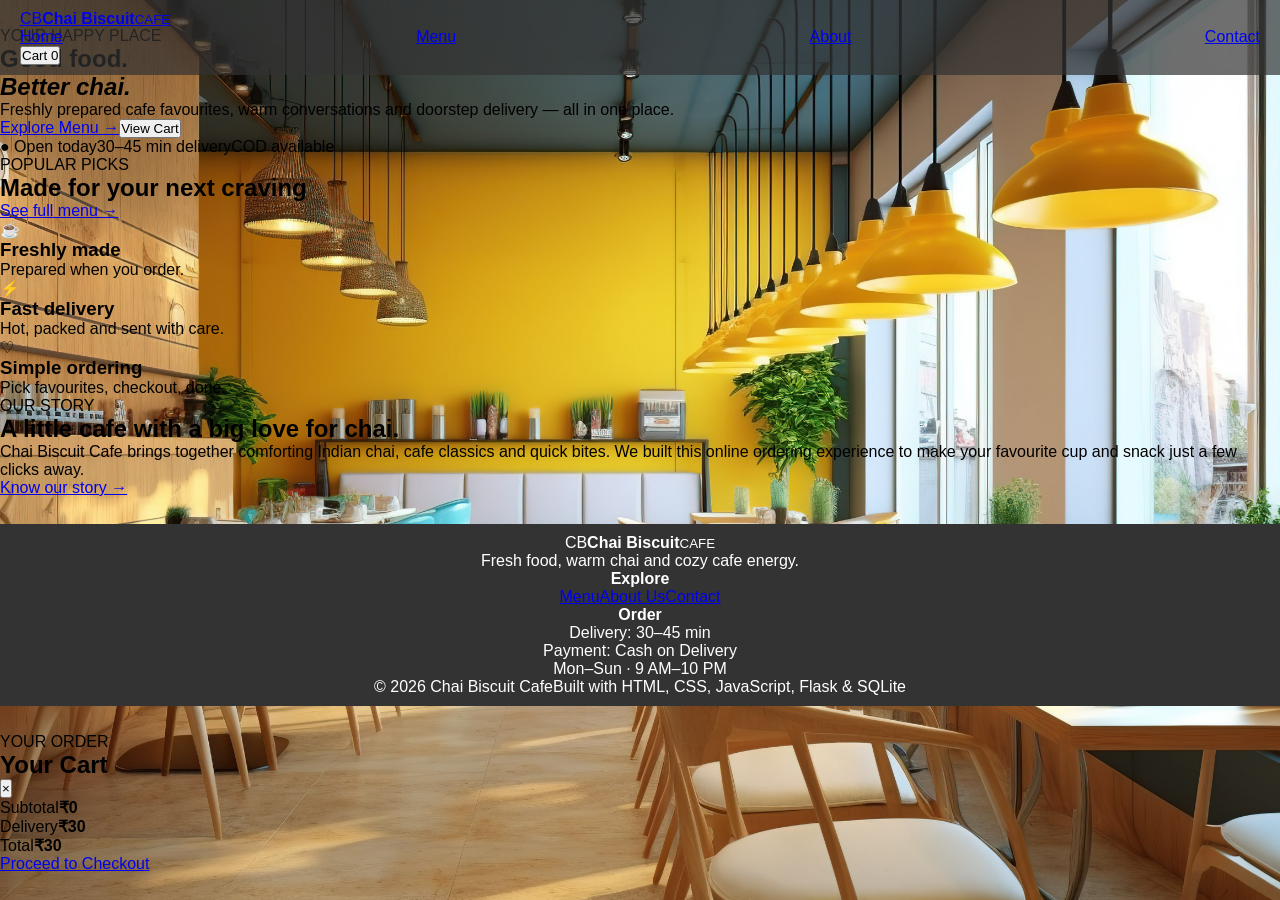
<file: index.html>
<!DOCTYPE html>
<html lang="en"><head><meta charset="UTF-8"><meta name="viewport" content="width=device-width,initial-scale=1.0"><meta name="description" content="Chai Biscuit Cafe - fresh food, chai and cafe favourites."><title>Chai Biscuit Cafe | Fresh. Cozy. Delivered.</title><link rel="preconnect" href="https://fonts.googleapis.com"><link rel="preconnect" href="https://fonts.gstatic.com" crossorigin><link href="https://fonts.googleapis.com/css2?family=DM+Sans:wght@400;500;600;700&family=Playfair+Display:wght@600;700&display=swap" rel="stylesheet"><link rel="stylesheet" href="style.css"></head>
<body><div id="toast" class="toast"></div>
<header class="site-header"><div class="container nav-wrap"><a class="brand" href="/"><span class="brand-mark">CB</span><span><strong>Chai Biscuit</strong><small>CAFE</small></span></a><nav class="desktop-nav"><a class="active" href="/">Home</a><a href="/menu">Menu</a><a href="/about">About</a><a href="/contact">Contact</a></nav><button class="cart-button" data-cart-open>Cart <span id="cart-count" class="cart-count">0</span></button></div></header>
<main><section class="hero"><div class="hero-overlay"></div><div class="container hero-content"><span class="eyebrow">YOUR HAPPY PLACE</span><h1>Good food.<br><em>Better chai.</em></h1><p>Freshly prepared cafe favourites, warm conversations and doorstep delivery — all in one place.</p><div class="hero-actions"><a class="btn btn-primary" href="/menu">Explore Menu <span>→</span></a><button class="btn btn-ghost light" data-cart-open>View Cart</button></div><div class="hero-meta"><span>● Open today</span><span>30–45 min delivery</span><span>COD available</span></div></div></section>
<section class="section section-soft"><div class="container"><div class="section-heading"><div><span class="eyebrow">POPULAR PICKS</span><h2>Made for your next craving</h2></div><a class="text-link" href="/menu">See full menu →</a></div><div id="featured-menu" class="food-grid"></div></div></section>
<section class="section"><div class="container feature-strip"><div><span class="feature-icon">☕</span><h3>Freshly made</h3><p>Prepared when you order.</p></div><div><span class="feature-icon">⚡</span><h3>Fast delivery</h3><p>Hot, packed and sent with care.</p></div><div><span class="feature-icon">♡</span><h3>Simple ordering</h3><p>Pick favourites, checkout, done.</p></div></div></section>
<section class="section story-preview"><div class="container two-col"><div class="story-card-image"></div><div class="story-copy"><span class="eyebrow">OUR STORY</span><h2>A little cafe with a big love for chai.</h2><p>Chai Biscuit Cafe brings together comforting Indian chai, cafe classics and quick bites. We built this online ordering experience to make your favourite cup and snack just a few clicks away.</p><a class="text-link" href="/about">Know our story →</a></div></div></section></main>
<footer class="site-footer"><div class="container footer-grid"><div><div class="brand brand-footer"><span class="brand-mark">CB</span><span><strong>Chai Biscuit</strong><small>CAFE</small></span></div><p>Fresh food, warm chai and cozy cafe energy.</p></div><div><h4>Explore</h4><a href="/menu">Menu</a><a href="/about">About Us</a><a href="/contact">Contact</a></div><div><h4>Order</h4><p>Delivery: 30–45 min</p><p>Payment: Cash on Delivery</p><p>Mon–Sun · 9 AM–10 PM</p></div></div><div class="container footer-bottom"><span>© 2026 Chai Biscuit Cafe</span><span>Built with HTML, CSS, JavaScript, Flask & SQLite</span></div></footer>
<aside id="cart-drawer" class="cart-drawer" aria-hidden="true"><div class="cart-panel"><div class="cart-head"><div><span class="eyebrow">YOUR ORDER</span><h2>Your Cart</h2></div><button class="icon-btn" data-cart-close>×</button></div><div id="cart-items" class="cart-items"></div><div class="cart-summary"><div><span>Subtotal</span><strong id="cart-subtotal">₹0</strong></div><div><span>Delivery</span><strong id="cart-delivery">₹30</strong></div><div class="total-row"><span>Total</span><strong id="cart-total">₹30</strong></div><a class="btn btn-primary full" href="/checkout">Proceed to Checkout</a></div></div></aside><div class="drawer-backdrop" data-cart-close></div><script src="script.js"></script></body></html>
</file>
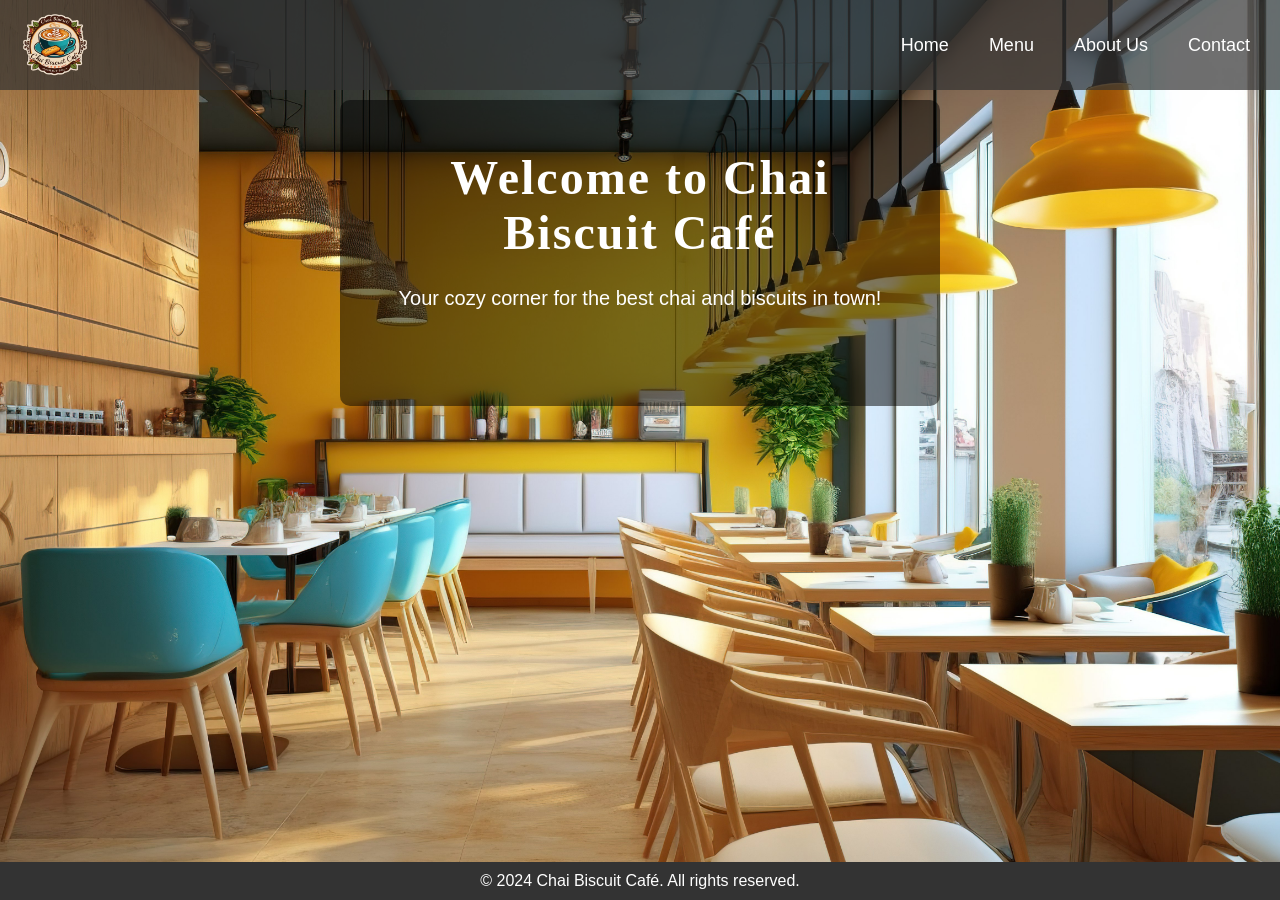
<file: project/index.html>
<!DOCTYPE html>
<html lang="en">
<head>
    <meta charset="UTF-8">
    <meta name="viewport" content="width=device-width, initial-scale=1.0">
    <title>Chai Biscuit Café</title>
    <link rel="stylesheet" href="style.css">

</head>
<body>
    <header>
        <nav>
            <img src="images/Logo-removebg-preview.png" alt="logo" class="logo">
            <ul>
                <li><a href="index.html">Home</a></li>
                <li><a href="menu.html">Menu</a></li>
                <li><a href="about.html">About Us</a></li>
                <li><a href="contact.html">Contact</a></li>
            </ul>
        </nav>
    </header>
    
    <section id="home">
        <h1>Welcome to Chai Biscuit Café</h1>
        <p>Your cozy corner for the best chai and biscuits in town!</p>
    </section>

    <footer>
        <p>&copy; 2024 Chai Biscuit Café. All rights reserved.</p>
    </footer>
</body>
</html>
</file>
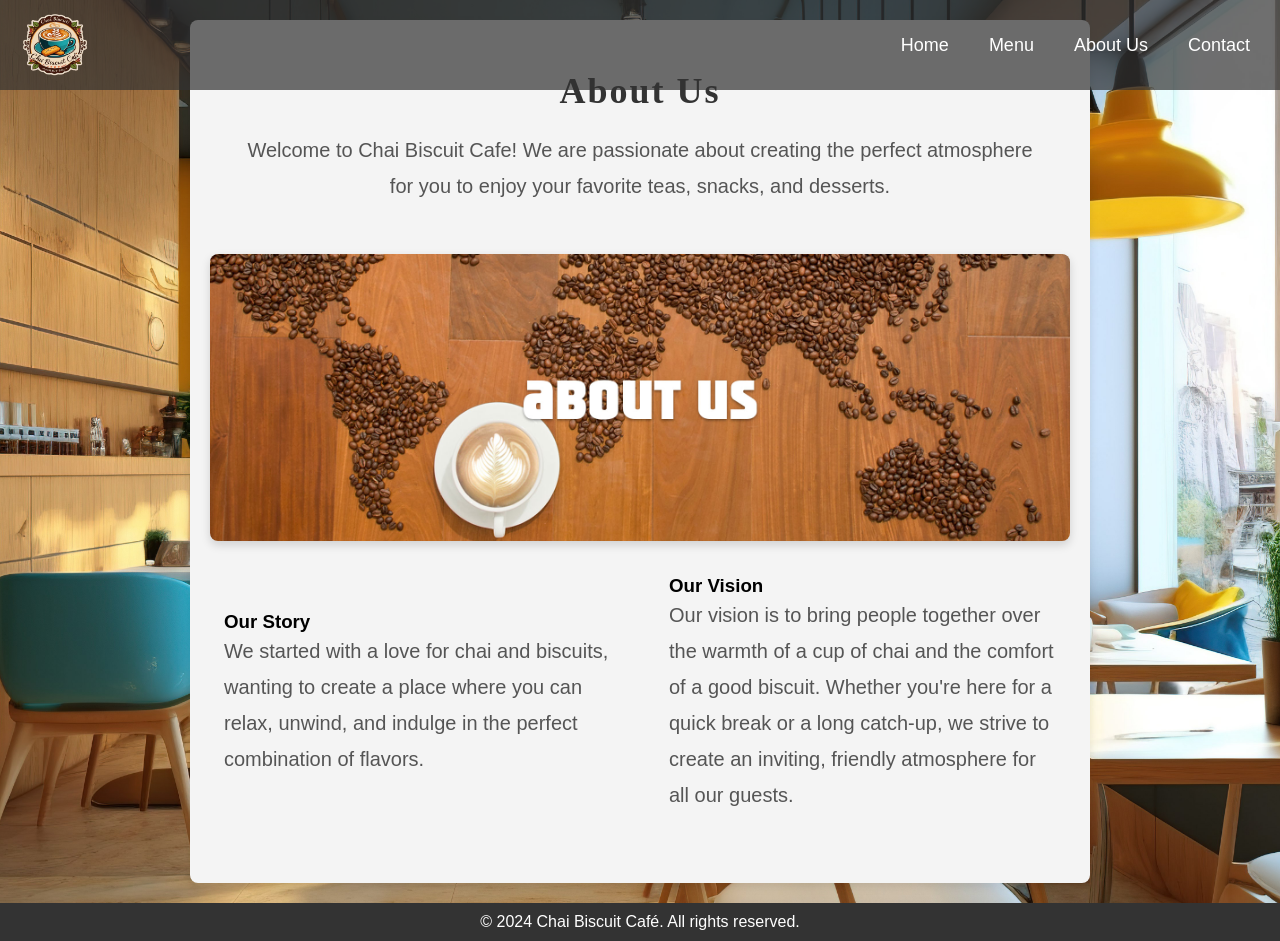
<file: about.html>
<!DOCTYPE html>
<html lang="en" class="about-page">
<head>
    <meta charset="UTF-8">
    <meta name="viewport" content="width=device-width, initial-scale=1.0">
    <title>About Us - Chai Biscuit Café</title>
    <link rel="stylesheet" href="style.css">
</head>
<body class="about-page">
    <header>
        <nav>
            <img src="images/Logo-removebg-preview.png" alt="logo" class="logo">
            <ul>
                <li><a href="index.html">Home</a></li>
                <li><a href="menu.html">Menu</a></li>
                <li><a href="about.html">About Us</a></li>
                <li><a href="contact.html">Contact</a></li>
            </ul>
        </nav>
    </header>
    
    <!-- About Section -->
    <section id="about">
        <h2>About Us</h2>
        <p>Welcome to Chai Biscuit Cafe! We are passionate about creating the perfect atmosphere for you to enjoy your favorite teas, snacks, and desserts.</p>
        <img src="images/About-Us.jpg" alt="About Us Image" class="about-image">
        <div class="about-container">
            <div>
                <h3>Our Story</h3>
                <p>We started with a love for chai and biscuits, wanting to create a place where you can relax, unwind, and indulge in the perfect combination of flavors.</p>
            </div>
            <div>
                <h3>Our Vision</h3>
                <p>Our vision is to bring people together over the warmth of a cup of chai and the comfort of a good biscuit. Whether you're here for a quick break or a long catch-up, we strive to create an inviting, friendly atmosphere for all our guests.</p>
            </div>
        </div>
    </section>
    

    <footer>
        <p>&copy; 2024 Chai Biscuit Café. All rights reserved.</p>
    </footer>
</body>
</html>
</file>
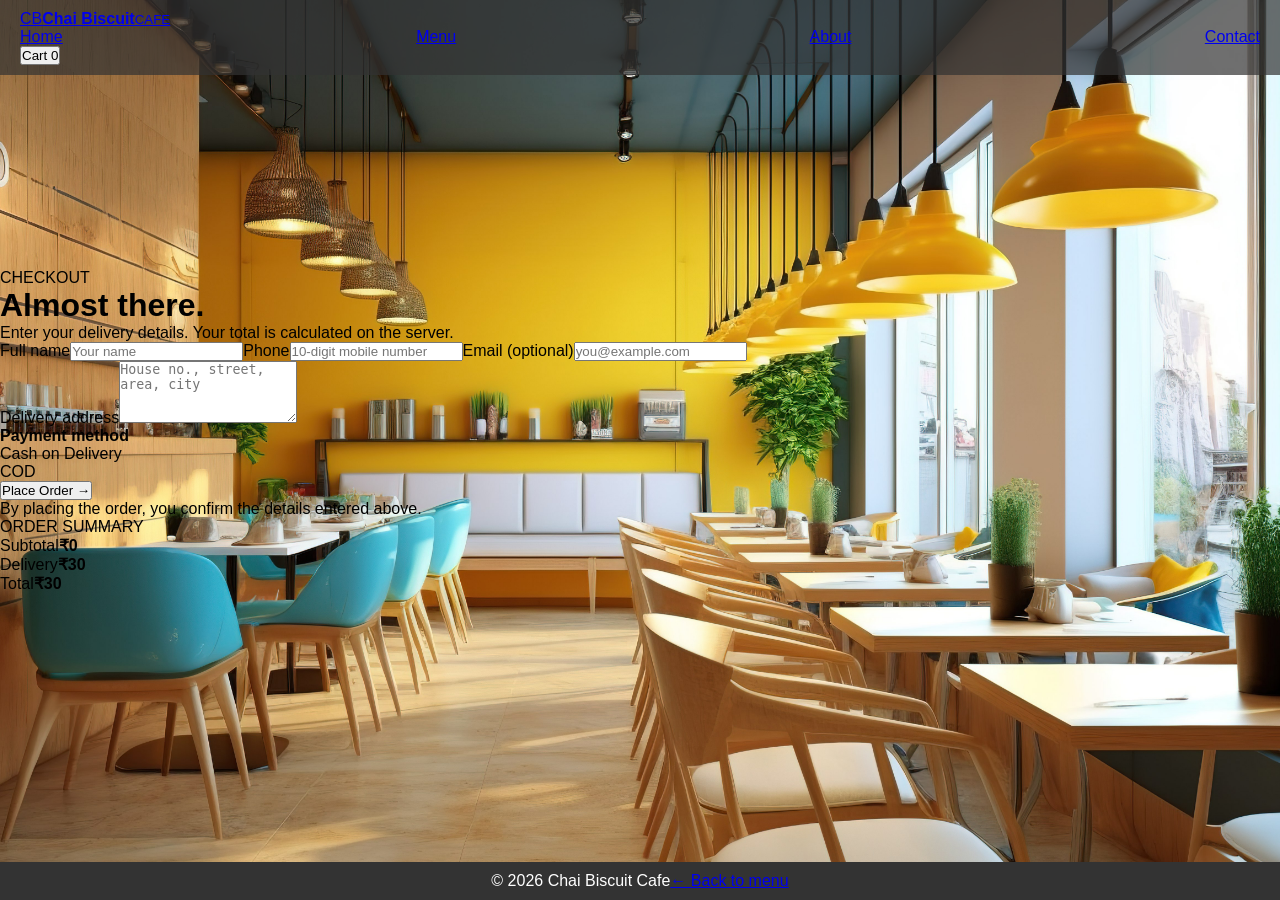
<file: checkout.html>
<!DOCTYPE html><html lang="en"><head><meta charset="UTF-8"><meta name="viewport" content="width=device-width,initial-scale=1.0"><title>Checkout | Chai Biscuit Cafe</title><link rel="preconnect" href="https://fonts.googleapis.com"><link rel="preconnect" href="https://fonts.gstatic.com" crossorigin><link href="https://fonts.googleapis.com/css2?family=DM+Sans:wght@400;500;600;700&family=Playfair+Display:wght@600;700&display=swap" rel="stylesheet"><link rel="stylesheet" href="style.css"></head><body><div id="toast" class="toast"></div><header class="site-header"><div class="container nav-wrap"><a class="brand" href="/"><span class="brand-mark">CB</span><span><strong>Chai Biscuit</strong><small>CAFE</small></span></a><nav class="desktop-nav"><a href="/">Home</a><a href="/menu">Menu</a><a href="/about">About</a><a href="/contact">Contact</a></nav><button class="cart-button" data-cart-open>Cart <span id="cart-count" class="cart-count">0</span></button></div></header><main class="section checkout-page"><div class="container checkout-layout"><div><span class="eyebrow">CHECKOUT</span><h1>Almost there.</h1><p class="muted">Enter your delivery details. Your total is calculated on the server.</p><form id="checkout-form" class="form-card"><div class="form-grid"><label>Full name<input name="customer_name" required placeholder="Your name"></label><label>Phone<input name="phone" inputmode="numeric" maxlength="10" minlength="10" required placeholder="10-digit mobile number"></label><label>Email <span class="optional">(optional)</span><input type="email" name="email" placeholder="you@example.com"></label></div><label>Delivery address<textarea name="address" rows="4" required placeholder="House no., street, area, city"></textarea></label><div class="payment-box"><div><strong>Payment method</strong><p>Cash on Delivery</p></div><span class="payment-pill">COD</span></div><button class="btn btn-primary full" type="submit">Place Order <span>→</span></button><p class="form-note">By placing the order, you confirm the details entered above.</p></form><div id="order-success" class="success-card hidden"></div></div><aside class="summary-card"><span class="eyebrow">ORDER SUMMARY</span><div id="checkout-items" class="checkout-items"></div><div class="summary-lines"><div><span>Subtotal</span><strong id="checkout-subtotal">₹0</strong></div><div><span>Delivery</span><strong id="checkout-delivery">₹30</strong></div><div class="total-row"><span>Total</span><strong id="checkout-total">₹30</strong></div></div></aside></div></main><footer class="site-footer"><div class="container footer-bottom"><span>© 2026 Chai Biscuit Cafe</span><a href="/menu">← Back to menu</a></div></footer><script src="script.js"></script></body></html>
</file>
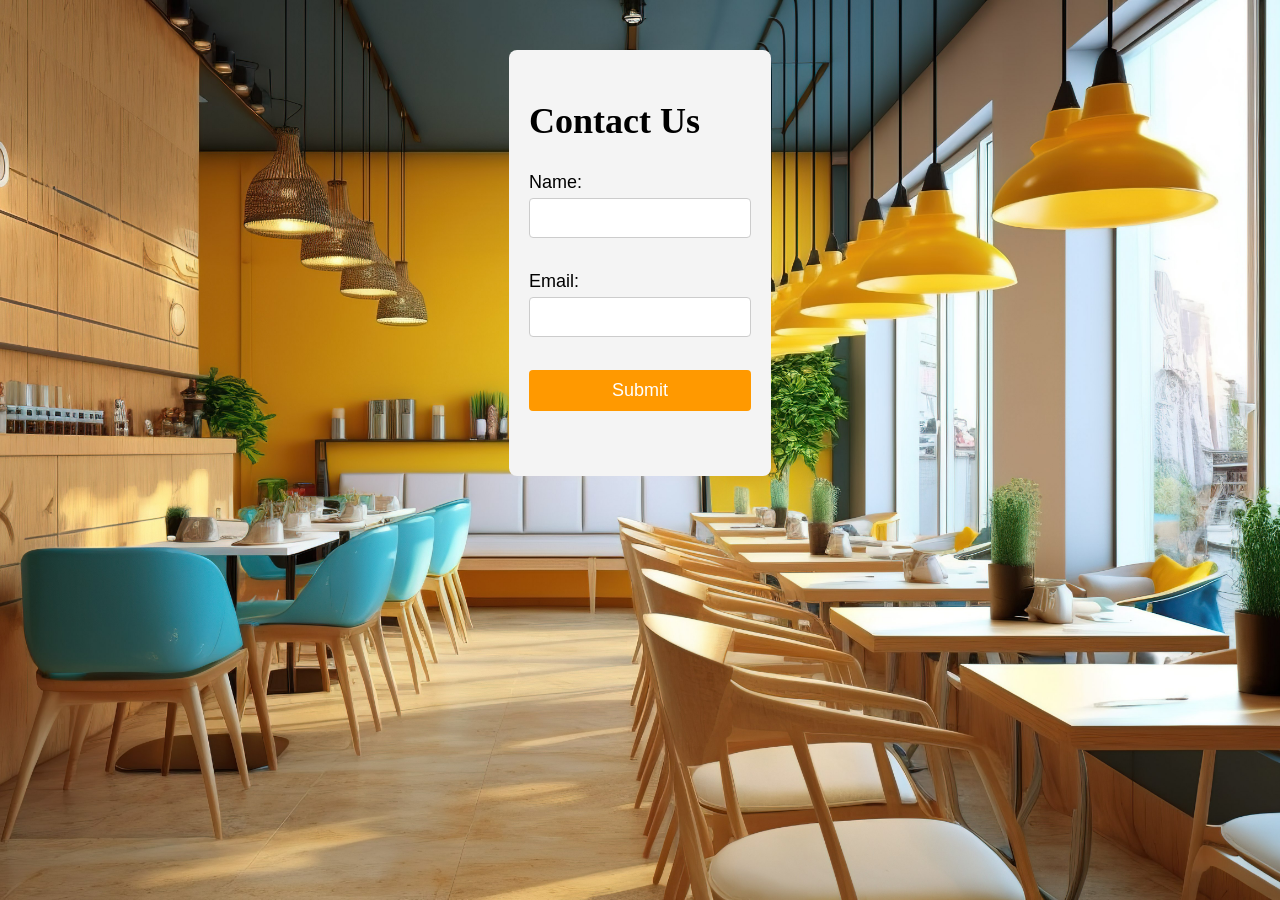
<file: contact.html>
<!DOCTYPE html>
<html lang="en">
<head>
    <meta charset="UTF-8">
    <meta name="viewport" content="width=device-width, initial-scale=1.0">
    <title>Contact Us - Chai Biscuit Café</title>
    <link rel="stylesheet" href="style.css">
</head>
<body>
    <section id="contact">
        <h2>Contact Us</h2>
        <form id="contactForm">
            <label for="name">Name:</label>
            <input type="text" id="name" name="name" required><br>
            <label for="email">Email:</label>
            <input type="email" id="email" name="email" required><br>
            <button type="submit">Submit</button>
        </form>
        <p id="formMessage"></p>
    </section> 
</body>
</html>
</file>
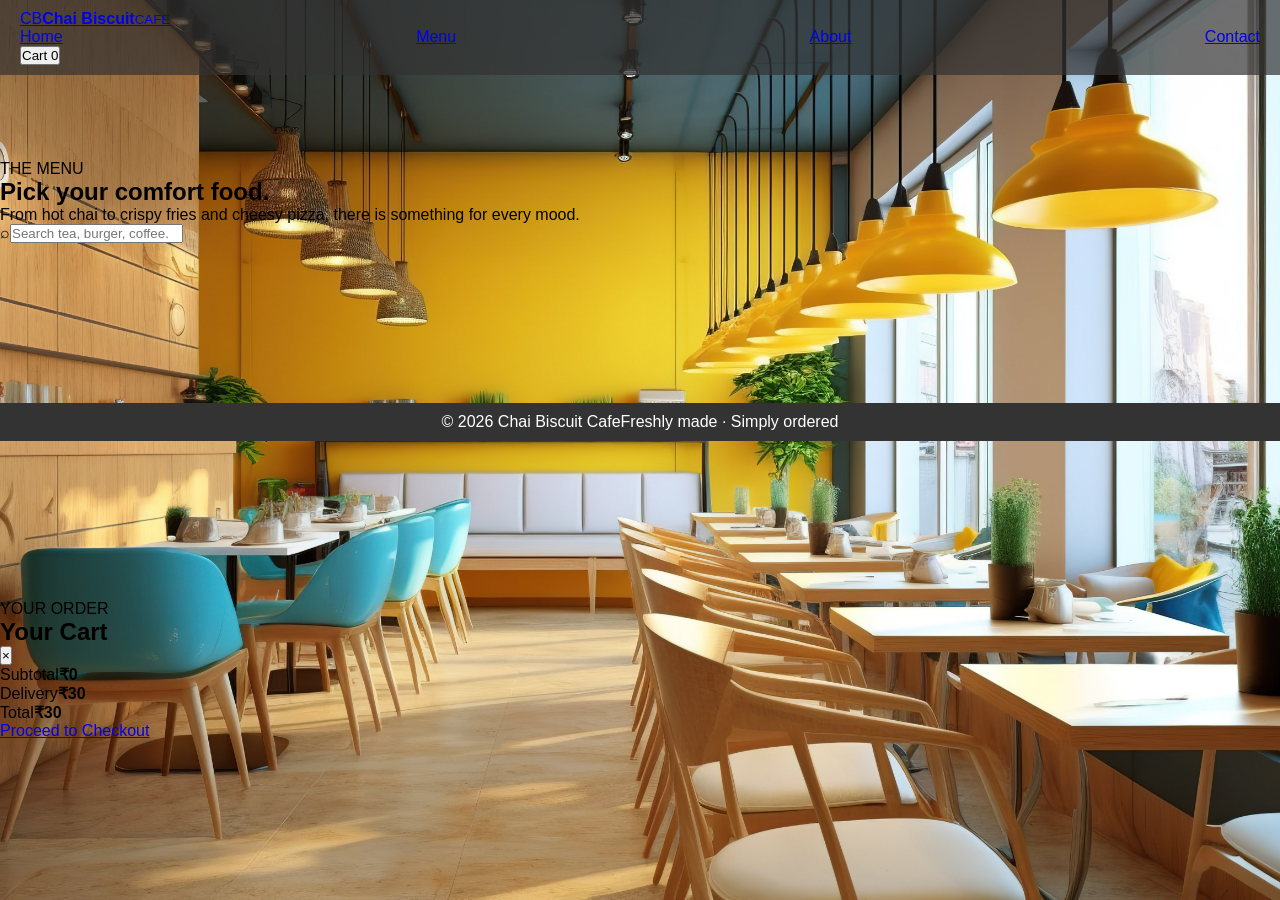
<file: menu.html>
<!DOCTYPE html><html lang="en"><head><meta charset="UTF-8"><meta name="viewport" content="width=device-width,initial-scale=1.0"><title>Menu | Chai Biscuit Cafe</title><link rel="preconnect" href="https://fonts.googleapis.com"><link rel="preconnect" href="https://fonts.gstatic.com" crossorigin><link href="https://fonts.googleapis.com/css2?family=DM+Sans:wght@400;500;600;700&family=Playfair+Display:wght@600;700&display=swap" rel="stylesheet"><link rel="stylesheet" href="style.css"></head><body><div id="toast" class="toast"></div><header class="site-header"><div class="container nav-wrap"><a class="brand" href="/"><span class="brand-mark">CB</span><span><strong>Chai Biscuit</strong><small>CAFE</small></span></a><nav class="desktop-nav"><a href="/">Home</a><a class="active" href="/menu">Menu</a><a href="/about">About</a><a href="/contact">Contact</a></nav><button class="cart-button" data-cart-open>Cart <span id="cart-count" class="cart-count">0</span></button></div></header><main><section class="page-hero"><div class="container"><span class="eyebrow">THE MENU</span><h1>Pick your comfort food.</h1><p>From hot chai to crispy fries and cheesy pizza, there is something for every mood.</p></div></section><section class="section"><div class="container"><div class="menu-tools"><div class="search-box"><span>⌕</span><input id="menu-search" type="search" placeholder="Search tea, burger, coffee..."></div><div id="category-filters" class="filter-row"></div></div><div id="menu-grid" class="food-grid menu-grid"></div></div></section></main><footer class="site-footer"><div class="container footer-bottom"><span>© 2026 Chai Biscuit Cafe</span><span>Freshly made · Simply ordered</span></div></footer><aside id="cart-drawer" class="cart-drawer" aria-hidden="true"><div class="cart-panel"><div class="cart-head"><div><span class="eyebrow">YOUR ORDER</span><h2>Your Cart</h2></div><button class="icon-btn" data-cart-close>×</button></div><div id="cart-items" class="cart-items"></div><div class="cart-summary"><div><span>Subtotal</span><strong id="cart-subtotal">₹0</strong></div><div><span>Delivery</span><strong id="cart-delivery">₹30</strong></div><div class="total-row"><span>Total</span><strong id="cart-total">₹30</strong></div><a class="btn btn-primary full" href="/checkout">Proceed to Checkout</a></div></div></aside><div class="drawer-backdrop" data-cart-close></div><script src="script.js"></script></body></html>
</file>
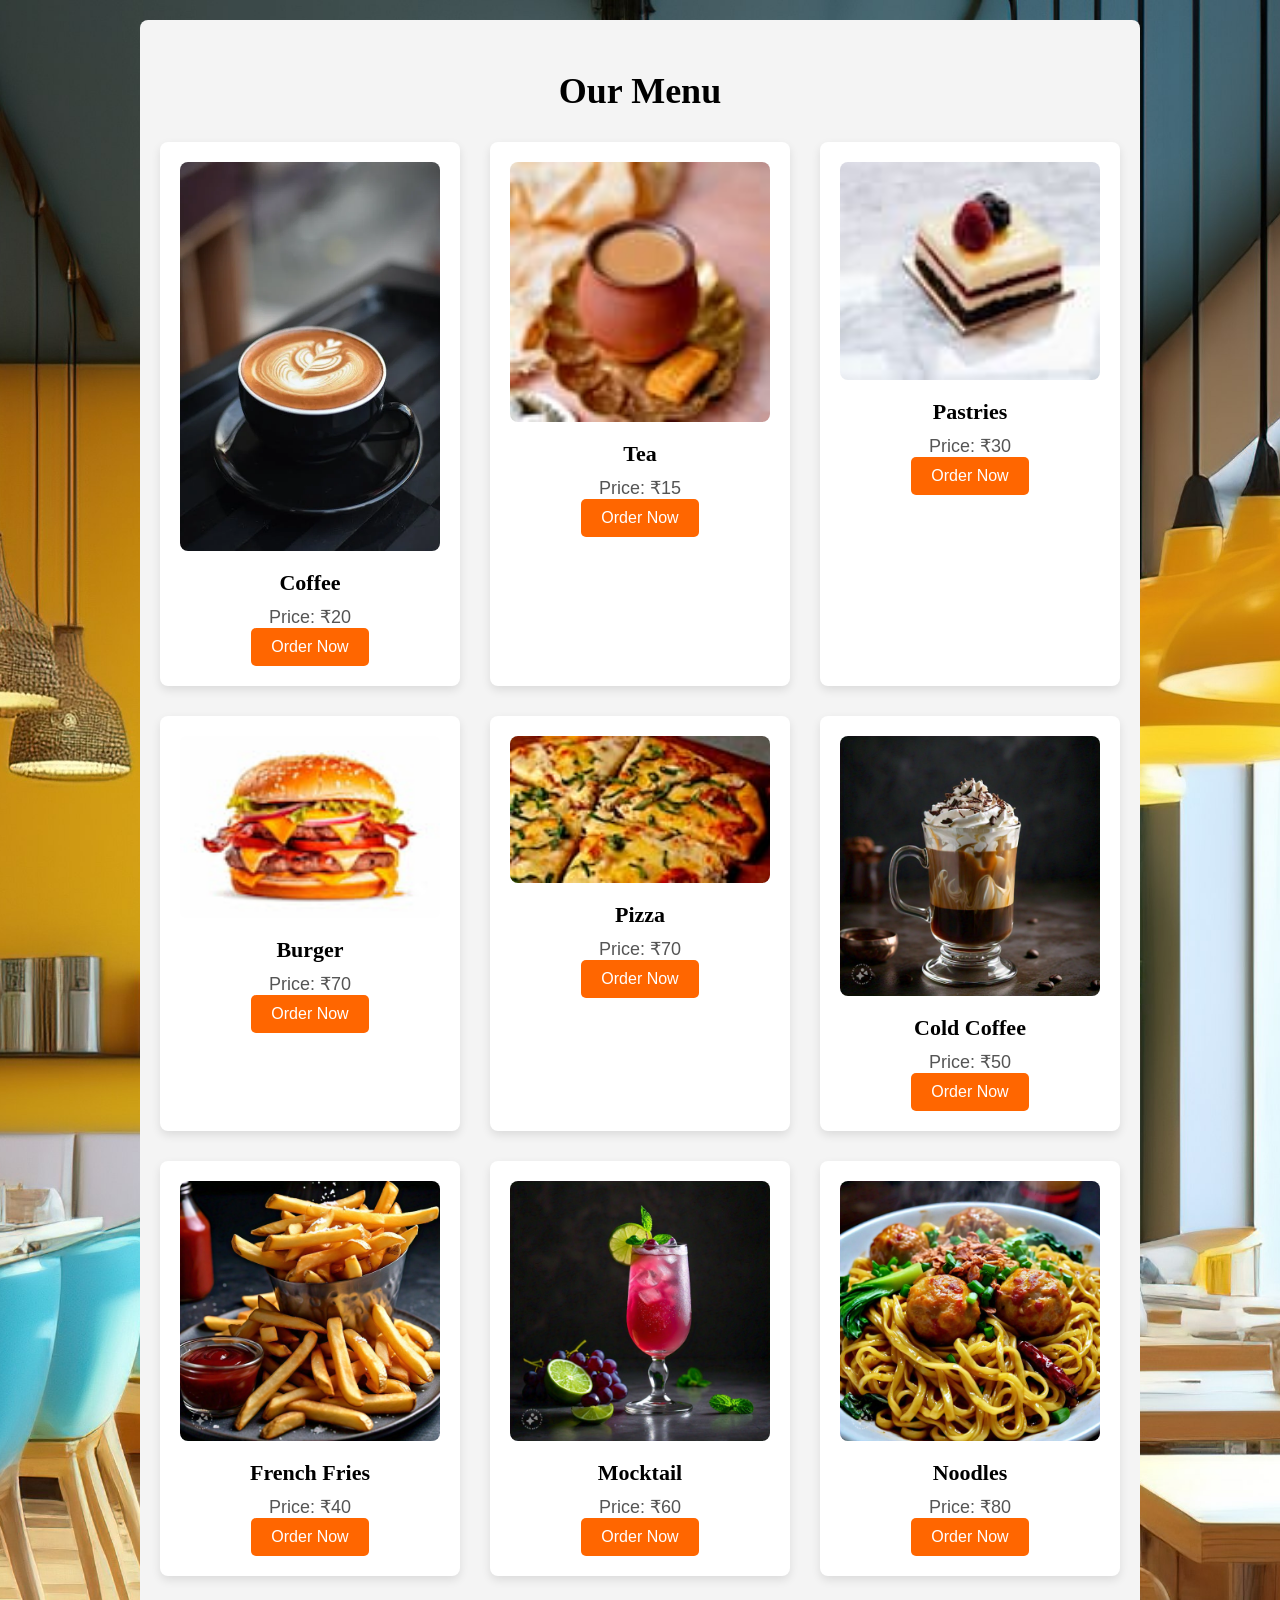
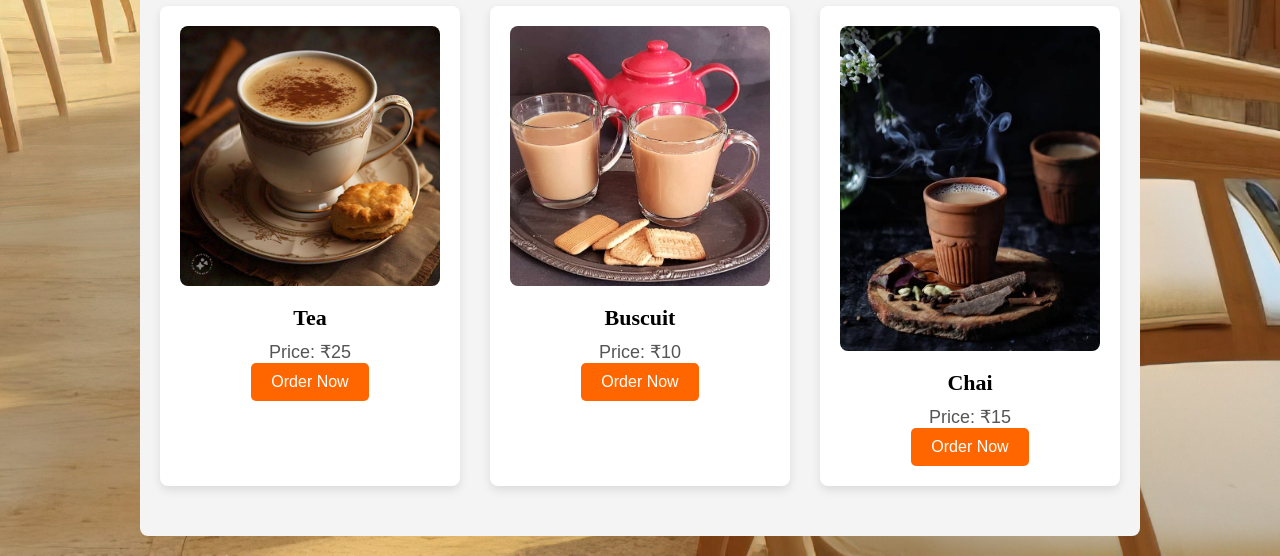
<file: project/menu.html>
<!DOCTYPE html>
<html lang="en">
<head>
    <meta charset="UTF-8">
    <meta name="viewport" content="width=device-width, initial-scale=1.0">
    <link rel="stylesheet" href="style.css">
    <title>Cafe Website</title>
</head>
<body>
    <section id="menu">
        <h2>Our Menu</h2>
        <div class="menu-items">
            <!-- Menu Items -->
            <div class="menu-item">
                <img src="images/coffee - Copy.jpg" alt="Coffee">
                <h3>Coffee</h3>
                <p>Price: ₹20</p>
                <button class="menu-button">Order Now</button>
            </div>
            <div class="menu-item">
                <img src="images/chaibiscut1.jpg" alt="Tea">
                <h3>Tea</h3>
                <p>Price: ₹15</p>
                <button class="menu-button">Order Now</button>
            </div>
            <div class="menu-item">
                <img src="images/pastreis (1).jpg" alt="Pastries">
                <h3>Pastries</h3>
                <p>Price: ₹30</p>
                <button class="menu-button">Order Now</button>
            </div>
            <div class="menu-item">
                <img src="images/burger-8869971_640 (2).jpg" alt="Burger">
                <h3>Burger</h3>
                <p>Price: ₹70</p>
                <button class="menu-button">Order Now</button>
            </div>
            <div class="menu-item">
                <img src="images/pizza-6664791_640 (4).jpg" alt="Pizza">
                <h3>Pizza</h3>
                <p>Price: ₹70</p>
                <button class="menu-button">Order Now</button>
            </div>
            <div class="menu-item">
                <img src="images/Cold-Coffe.jpeg" alt="Cold Coffee">
                <h3>Cold Coffee</h3>
                <p>Price: ₹50</p>
                <button class="menu-button">Order Now</button>
            </div>
            <div class="menu-item">
                <img src="images/French-Fries.jpeg" alt="French Fries">
                <h3>French Fries</h3>
                <p>Price: ₹40</p>
                <button class="menu-button">Order Now</button>
            </div>
            <div class="menu-item">
                <img src="images/Mocktail.jpeg" alt="Mocktail">
                <h3>Mocktail</h3>
                <p>Price: ₹60</p>
                <button class="menu-button">Order Now</button>
            </div>
            <div class="menu-item">
                <img src="images/Noodles.jpeg" alt="Noodles">
                <h3>Noodles</h3>
                <p>Price: ₹80</p>
                <button class="menu-button">Order Now</button>
            </div>
            <div class="menu-item">
                <img src="images/Tea.jpeg" alt="Tea">
                <h3>Tea</h3>
                <p>Price: ₹25</p>
                <button class="menu-button">Order Now</button>
            </div>
            <div class="menu-item">
                <img src="images/buscuit.jpg" alt="Buscuit">
                <h3>Buscuit</h3>
                <p>Price: ₹10</p>
                <button class="menu-button">Order Now</button>
            </div>
            <div class="menu-item">
                <img src="images/Chai.jpg" alt="Chai">
                <h3>Chai</h3>
                <p>Price: ₹15</p>
                <button class="menu-button">Order Now</button>
            </div>
    </div>
    
        
    </section>
</body>
</html>
</file>
<file: style.css>
* {
    margin: 0;
    padding: 0;
    box-sizing: border-box;
}

body {
    font-family: Arial, sans-serif;
    background-color: grey;
    background-image: url("images/bg3.jpg");
    background-size: cover;
    background-position: center;
    background-repeat: no-repeat;
    min-height: 100vh;
    display: flex;
    flex-direction: column;
    justify-content: space-between;
}

header {
    position: absolute;
    top: 0;
    width: 100%;
    background-color: rgba(51, 51, 51, 0.7);
    padding: 10px 20px;
    z-index: 100;
}

nav {
    display: flex;
    justify-content: space-between;
    align-items: center;
}

nav img {
    height: 70px;
    width: auto;
}

nav ul {
    display: flex;
    gap: 20px;
    list-style-type: none;
}

nav ul li a {
    color: white;
    text-decoration: none;
    font-size: 18px;
    padding: 5px 10px;
    transition: background-color 0.3s ease;
}

nav ul li a:hover {
    background-color: #ff9900;
    border-radius: 5px;
}

#home {
    text-align: center;
    color: white;
    padding: 50px;
    margin-top: 100px;
    background-color: rgba(0, 0, 0, 0.5);
    border-radius: 10px;
    max-width: 600px;
    margin-left: auto;
    margin-right: auto;
}

#home h1 {
    font-size: 48px;
    margin-bottom: 20px;
    font-family: 'Georgia', serif;
    letter-spacing: 2px;
}

#home p {
    font-size: 20px;
    line-height: 1.8;
    margin-bottom: 40px;
}

body.about-page {
    background-color: white;
}

.about-page #about {
    background-color: #f4f4f4;
    padding: 50px 20px;
    text-align: center;
    border-radius: 8px;
    margin: 20px auto;
    max-width: 900px;
    box-shadow: 0 4px 8px rgba(0, 0, 0, 0.1);
}

.about-page #about h2 {
    font-size: 36px;
    color: #333;
    margin-bottom: 20px;
    font-family: 'Georgia', serif;
    letter-spacing: 2px;
}

.about-page #about p {
    font-size: 20px;
    color: #555;
    line-height: 1.8;
    margin-bottom: 20px;
    font-family: 'Arial', sans-serif;
    max-width: 800px;
    margin-left: auto;
    margin-right: auto;
}

.about-page #about .about-image {
    max-width: 100%;
    height: auto;
    border-radius: 8px;
    margin-top: 30px;
    box-shadow: 0 4px 10px rgba(0, 0, 0, 0.15);
    transition: transform 0.3s ease-in-out;
}

.about-page #about .about-image:hover {
    transform: scale(1.05);
}

.about-page #about .about-container {
    display: flex;
    justify-content: space-around;
    align-items: center;
    flex-wrap: wrap;
    gap: 30px;
    margin-top: 30px;
}

.about-page #about .about-container div {
    flex-basis: 45%;
    text-align: left;
}

@media (max-width: 768px) {
    .about-page #about .about-container {
        flex-direction: column;
        align-items: center;
    }

    .about-page #about .about-container div {
        flex-basis: 100%;
    }

    .about-page #about h2 {
        font-size: 28px;
    }

    .about-page #about p {
        font-size: 18px;
    }
}

#menu {
    padding: 50px 20px;
    text-align: center;
    background-color: #f4f4f4;
    border-radius: 8px;
    margin: 20px auto;
    max-width: 1000px;
}

#menu h2 {
    font-size: 36px;
    margin-bottom: 30px;
    font-family: 'Georgia', serif;
}

.menu-items {
    display: grid;
    grid-template-columns: repeat(3, 1fr);
    gap: 30px;
    margin-top: 30px;
}

.menu-item {
    background-color: white;
    padding: 20px;
    border-radius: 8px;
    box-shadow: 0 4px 10px rgba(0, 0, 0, 0.1);
    transition: transform 0.3s ease-in-out;
}

.menu-item img {
    width: 100%;
    height: auto;
    border-radius: 8px;
    transition: transform 0.3s ease;
}

.menu-item h3 {
    margin-top: 15px;
    font-size: 22px;
    font-family: 'Georgia', serif;
    margin-bottom: 10px;
}

.menu-item p {
    font-size: 18px;
    color: #555;
    margin-top: 10px;
}
.menu-item:hover {
    transform: translateY(-10px);
}

.menu-item:hover img {
    transform: scale(1.05);
}
.menu-button {
    background-color: #ff6600;
    color: #fff;
    border: none;
    padding: 10px 20px;
    font-size: 16px;
    border-radius: 5px;
    cursor: pointer;
    transition: background-color 0.3s ease;
}
.menu-button:hover
{
    background-color: #cc5200;
}

@media (max-width: 768px) {
    .menu-items {
        grid-template-columns: repeat(2, 1fr);
    }

    .menu-item {
        padding: 15px;
    }

    .menu-item h3 {
        font-size: 20px;
    }
}

#contact {
    padding: 50px 20px;
    background-color: #f4f4f4;
    border-radius: 8px;
    max-width: 600px;
    margin: 50px auto;
}

#contact h2 {
    font-size: 36px;
    margin-bottom: 30px;
    font-family: 'Georgia', serif;
}

#contact form {
    display: flex;
    flex-direction: column;
}

#contact label {
    font-size: 18px;
    margin-bottom: 5px;
}

#contact input {
    padding: 10px;
    margin-bottom: 15px;
    font-size: 16px;
    border: 1px solid #ccc;
    border-radius: 4px;
}

#contact button {
    padding: 10px;
    font-size: 18px;
    background-color: #ff9900;
    color: white;
    border: none;
    border-radius: 4px;
    cursor: pointer;
}

#contact button:hover {
    background-color: #e68900;
}

#contact p {
    font-size: 16px;
    color: #555;
    margin-top: 15px;
}

footer {
    background-color: #333;
    color: white;
    text-align: center;
    padding: 10px 0;
    width: 100%;
    position: relative;
    bottom: 0;
}
.about-page #about .about-image {
    max-width: 100%;
    height: auto;
    border-radius: 8px;
    margin-top: 30px;
    box-shadow: 0 4px 10px rgba(0, 0, 0, 0.15);
    transition: transform 0.3s ease-in-out;
}

.about-page #about .about-image:hover {
    transform: scale(1.05);
}
</file>
<file: project/style.css>
* {
    margin: 0;
    padding: 0;
    box-sizing: border-box;
}

body {
    font-family: Arial, sans-serif;
    background-color: grey;
    background-image: url("images/bg3.jpg");
    background-size: cover;
    background-position: center;
    background-repeat: no-repeat;
    min-height: 100vh;
    display: flex;
    flex-direction: column;
    justify-content: space-between;
}

header {
    position: absolute;
    top: 0;
    width: 100%;
    background-color: rgba(51, 51, 51, 0.7);
    padding: 10px 20px;
    z-index: 100;
}

nav {
    display: flex;
    justify-content: space-between;
    align-items: center;
}

nav img {
    height: 70px;
    width: auto;
}

nav ul {
    display: flex;
    gap: 20px;
    list-style-type: none;
}

nav ul li a {
    color: white;
    text-decoration: none;
    font-size: 18px;
    padding: 5px 10px;
    transition: background-color 0.3s ease;
}

nav ul li a:hover {
    background-color: #ff9900;
    border-radius: 5px;
}

#home {
    text-align: center;
    color: white;
    padding: 50px;
    margin-top: 100px;
    background-color: rgba(0, 0, 0, 0.5);
    border-radius: 10px;
    max-width: 600px;
    margin-left: auto;
    margin-right: auto;
}

#home h1 {
    font-size: 48px;
    margin-bottom: 20px;
    font-family: 'Georgia', serif;
    letter-spacing: 2px;
}

#home p {
    font-size: 20px;
    line-height: 1.8;
    margin-bottom: 40px;
}

body.about-page {
    background-color: white;
}

.about-page #about {
    background-color: #f4f4f4;
    padding: 50px 20px;
    text-align: center;
    border-radius: 8px;
    margin: 20px auto;
    max-width: 900px;
    box-shadow: 0 4px 8px rgba(0, 0, 0, 0.1);
}

.about-page #about h2 {
    font-size: 36px;
    color: #333;
    margin-bottom: 20px;
    font-family: 'Georgia', serif;
    letter-spacing: 2px;
}

.about-page #about p {
    font-size: 20px;
    color: #555;
    line-height: 1.8;
    margin-bottom: 20px;
    font-family: 'Arial', sans-serif;
    max-width: 800px;
    margin-left: auto;
    margin-right: auto;
}

.about-page #about .about-image {
    max-width: 100%;
    height: auto;
    border-radius: 8px;
    margin-top: 30px;
    box-shadow: 0 4px 10px rgba(0, 0, 0, 0.15);
    transition: transform 0.3s ease-in-out;
}

.about-page #about .about-image:hover {
    transform: scale(1.05);
}

.about-page #about .about-container {
    display: flex;
    justify-content: space-around;
    align-items: center;
    flex-wrap: wrap;
    gap: 30px;
    margin-top: 30px;
}

.about-page #about .about-container div {
    flex-basis: 45%;
    text-align: left;
}

@media (max-width: 768px) {
    .about-page #about .about-container {
        flex-direction: column;
        align-items: center;
    }

    .about-page #about .about-container div {
        flex-basis: 100%;
    }

    .about-page #about h2 {
        font-size: 28px;
    }

    .about-page #about p {
        font-size: 18px;
    }
}

#menu {
    padding: 50px 20px;
    text-align: center;
    background-color: #f4f4f4;
    border-radius: 8px;
    margin: 20px auto;
    max-width: 1000px;
}

#menu h2 {
    font-size: 36px;
    margin-bottom: 30px;
    font-family: 'Georgia', serif;
}

.menu-items {
    display: grid;
    grid-template-columns: repeat(3, 1fr);
    gap: 30px;
    margin-top: 30px;
}

.menu-item {
    background-color: white;
    padding: 20px;
    border-radius: 8px;
    box-shadow: 0 4px 10px rgba(0, 0, 0, 0.1);
    transition: transform 0.3s ease-in-out;
}

.menu-item img {
    width: 100%;
    height: auto;
    border-radius: 8px;
    transition: transform 0.3s ease;
}

.menu-item h3 {
    margin-top: 15px;
    font-size: 22px;
    font-family: 'Georgia', serif;
    margin-bottom: 10px;
}

.menu-item p {
    font-size: 18px;
    color: #555;
    margin-top: 10px;
}
.menu-item:hover {
    transform: translateY(-10px);
}

.menu-item:hover img {
    transform: scale(1.05);
}
.menu-button {
    background-color: #ff6600;
    color: #fff;
    border: none;
    padding: 10px 20px;
    font-size: 16px;
    border-radius: 5px;
    cursor: pointer;
    transition: background-color 0.3s ease;
}
.menu-button:hover
{
    background-color: #cc5200;
}

@media (max-width: 768px) {
    .menu-items {
        grid-template-columns: repeat(2, 1fr);
    }

    .menu-item {
        padding: 15px;
    }

    .menu-item h3 {
        font-size: 20px;
    }
}

#contact {
    padding: 50px 20px;
    background-color: #f4f4f4;
    border-radius: 8px;
    max-width: 600px;
    margin: 50px auto;
}

#contact h2 {
    font-size: 36px;
    margin-bottom: 30px;
    font-family: 'Georgia', serif;
}

#contact form {
    display: flex;
    flex-direction: column;
}

#contact label {
    font-size: 18px;
    margin-bottom: 5px;
}

#contact input {
    padding: 10px;
    margin-bottom: 15px;
    font-size: 16px;
    border: 1px solid #ccc;
    border-radius: 4px;
}

#contact button {
    padding: 10px;
    font-size: 18px;
    background-color: #ff9900;
    color: white;
    border: none;
    border-radius: 4px;
    cursor: pointer;
}

#contact button:hover {
    background-color: #e68900;
}

#contact p {
    font-size: 16px;
    color: #555;
    margin-top: 15px;
}

footer {
    background-color: #333;
    color: white;
    text-align: center;
    padding: 10px 0;
    width: 100%;
    position: relative;
    bottom: 0;
}
.about-page #about .about-image {
    max-width: 100%;
    height: auto;
    border-radius: 8px;
    margin-top: 30px;
    box-shadow: 0 4px 10px rgba(0, 0, 0, 0.15);
    transition: transform 0.3s ease-in-out;
}

.about-page #about .about-image:hover {
    transform: scale(1.05);
}
</file>
